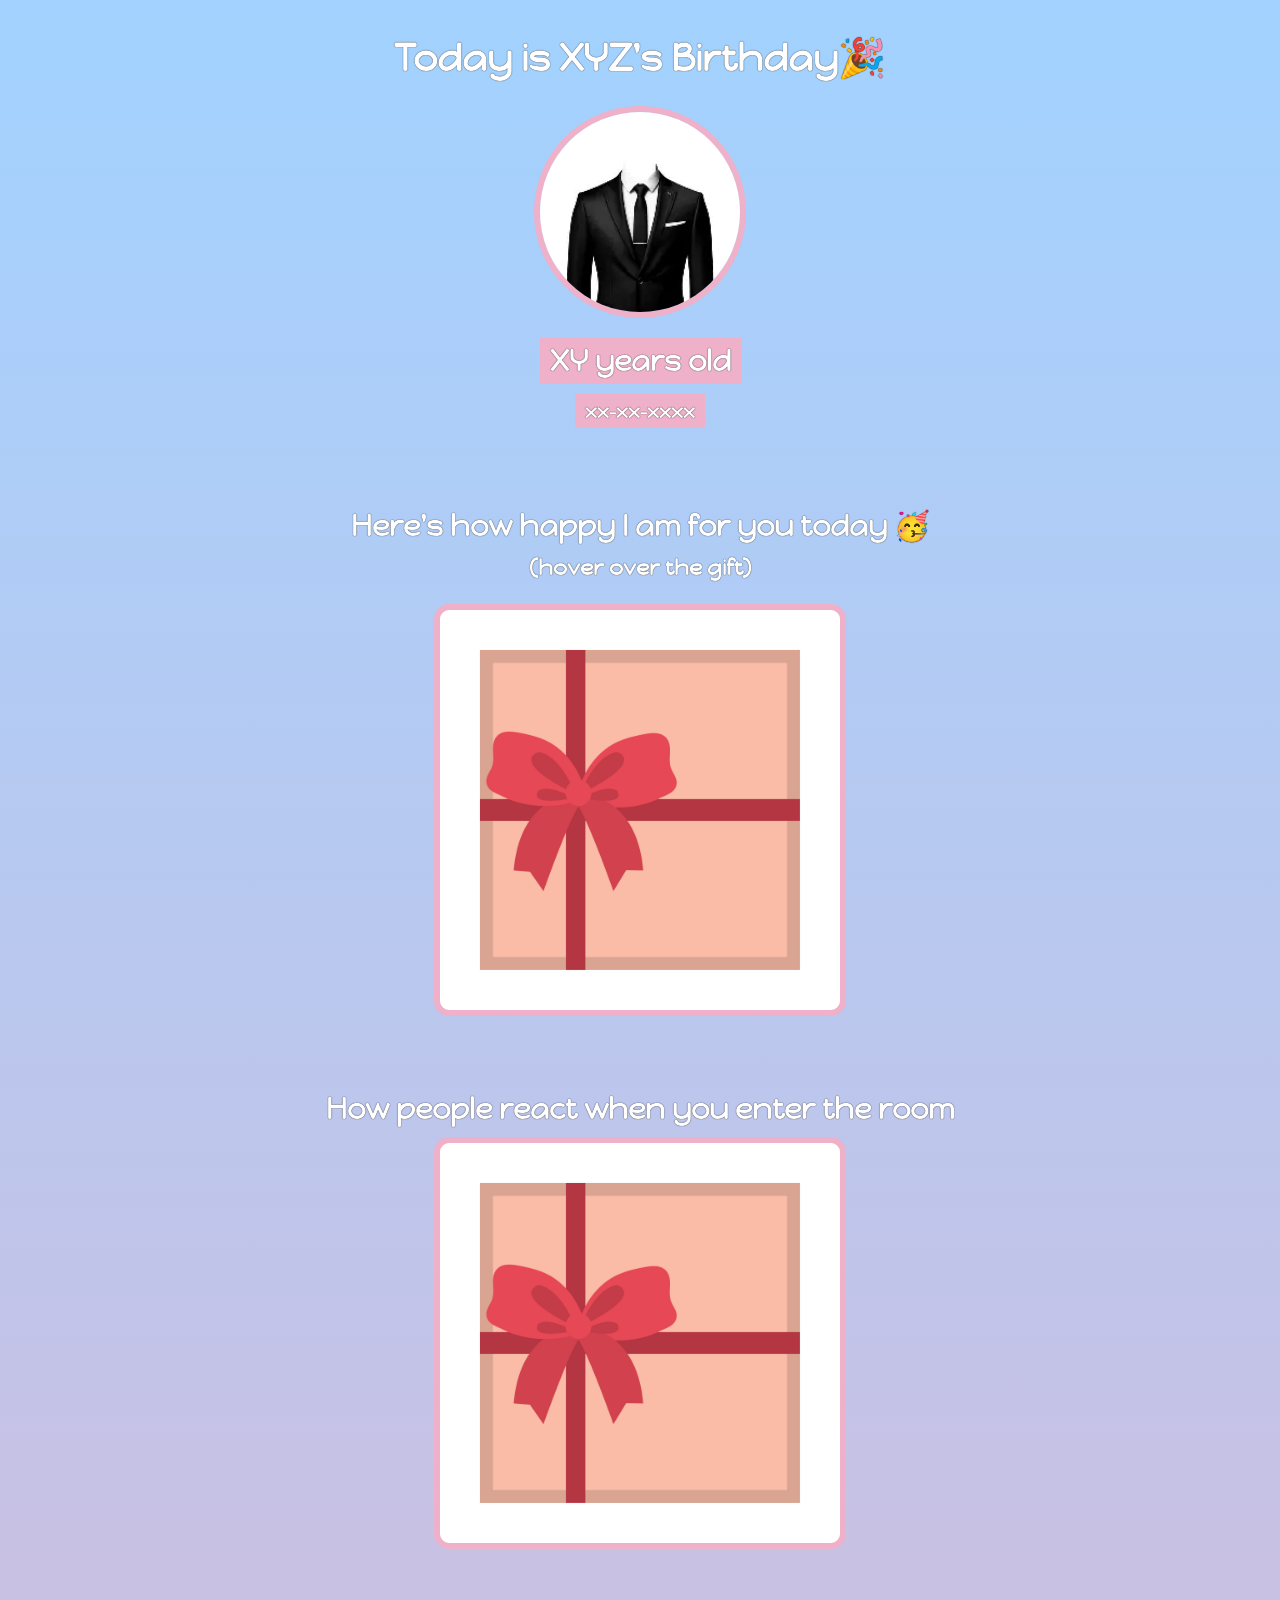
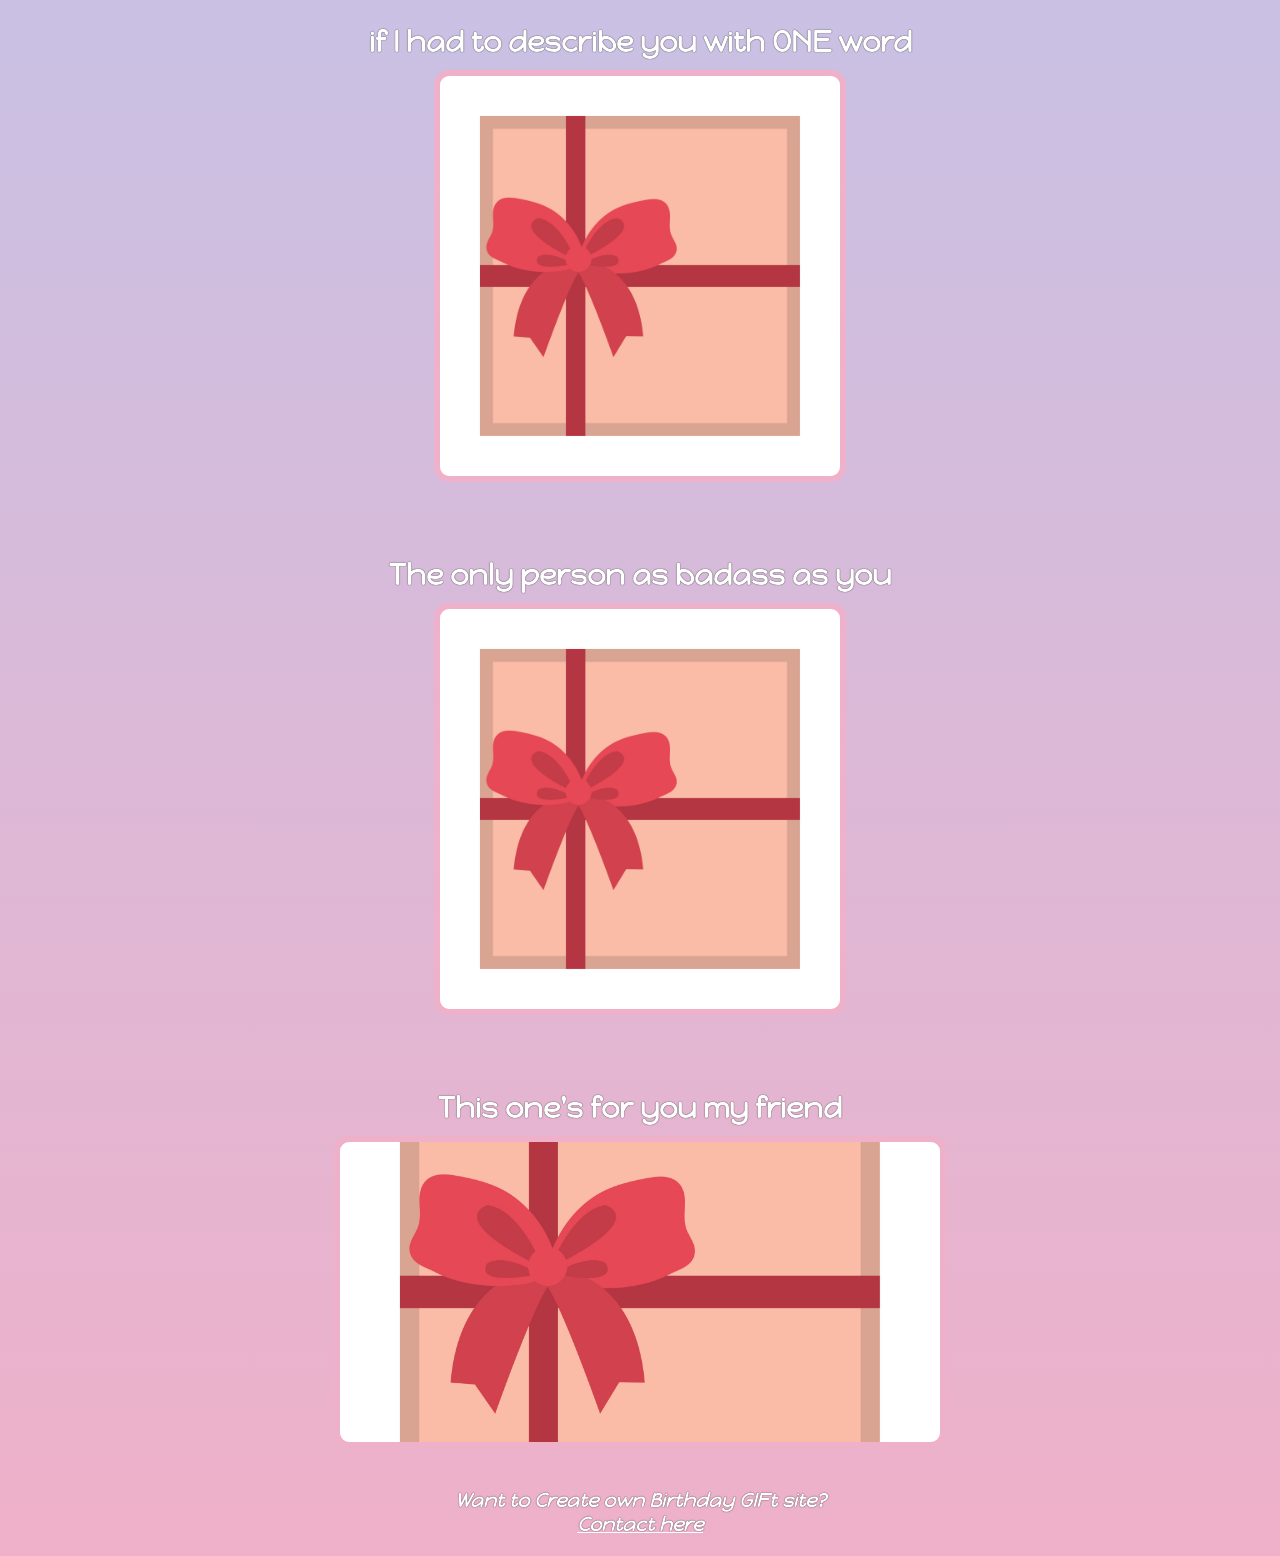
<file: index.html>
<!doctype html>
<html>
    <head>
        <title>Birthday Card</title>

        <link rel="preconnect" href="https://fonts.googleapis.com">
        <link rel="preconnect" href="https://fonts.gstatic.com" crossorigin>
        <link href="https://fonts.googleapis.com/css2?family=Google+Sans:ital,opsz,wght@0,17..18,400..700;1,17..18,400..700&family=Happy+Monkey&display=swap" rel="stylesheet">

        <link rel="stylesheet" href="birthday.css">
    </head>
    <body>
        <div id="header">
            <h1>Today is XYZ's Birthday🎉</h1>
            <img id="photo" src="./birthday-images/photo.jpeg" alt="front view of a person having birthday">
            <h2 id="age">XY years old</h2>
            <h4 id="date">xx-xx-xxxx</h4>
        </div>

        <div class="gift-section">
            <h2 class="gift-title">Here's how happy I am for you today 🥳</h2>
            <h3 class="gift-hint">(hover over the gift)</h3>
            <div class="gift" id="kitty"></div>
        </div>

        <div class="gift-section">
            <h2 class="gift-title">How people react when you enter the room</h2>
            <div class="gift" id="hearts"></div>
        </div>

        <div class="gift-section">
            <h2 class="gift-title">if I had to describe you with ONE word</h2>
            <div class="gift" id="moon"></div>
        </div>

        <div class="gift-section">
            <h2 class="gift-title">The only person as badass as you</h2>
            <div class="gift" id="badass"></div>
        </div>

        <div class="gift-section">
            <h2 class="gift-title">This one's for you my friend</h2>
            <div class="gift" id="cheers"></div>
        </div>

        <p id="footer">Want to Create own Birthday GIFt site? <a href="#" target="_blank">Contact here</a></p>
    </body>
</html>
</file>
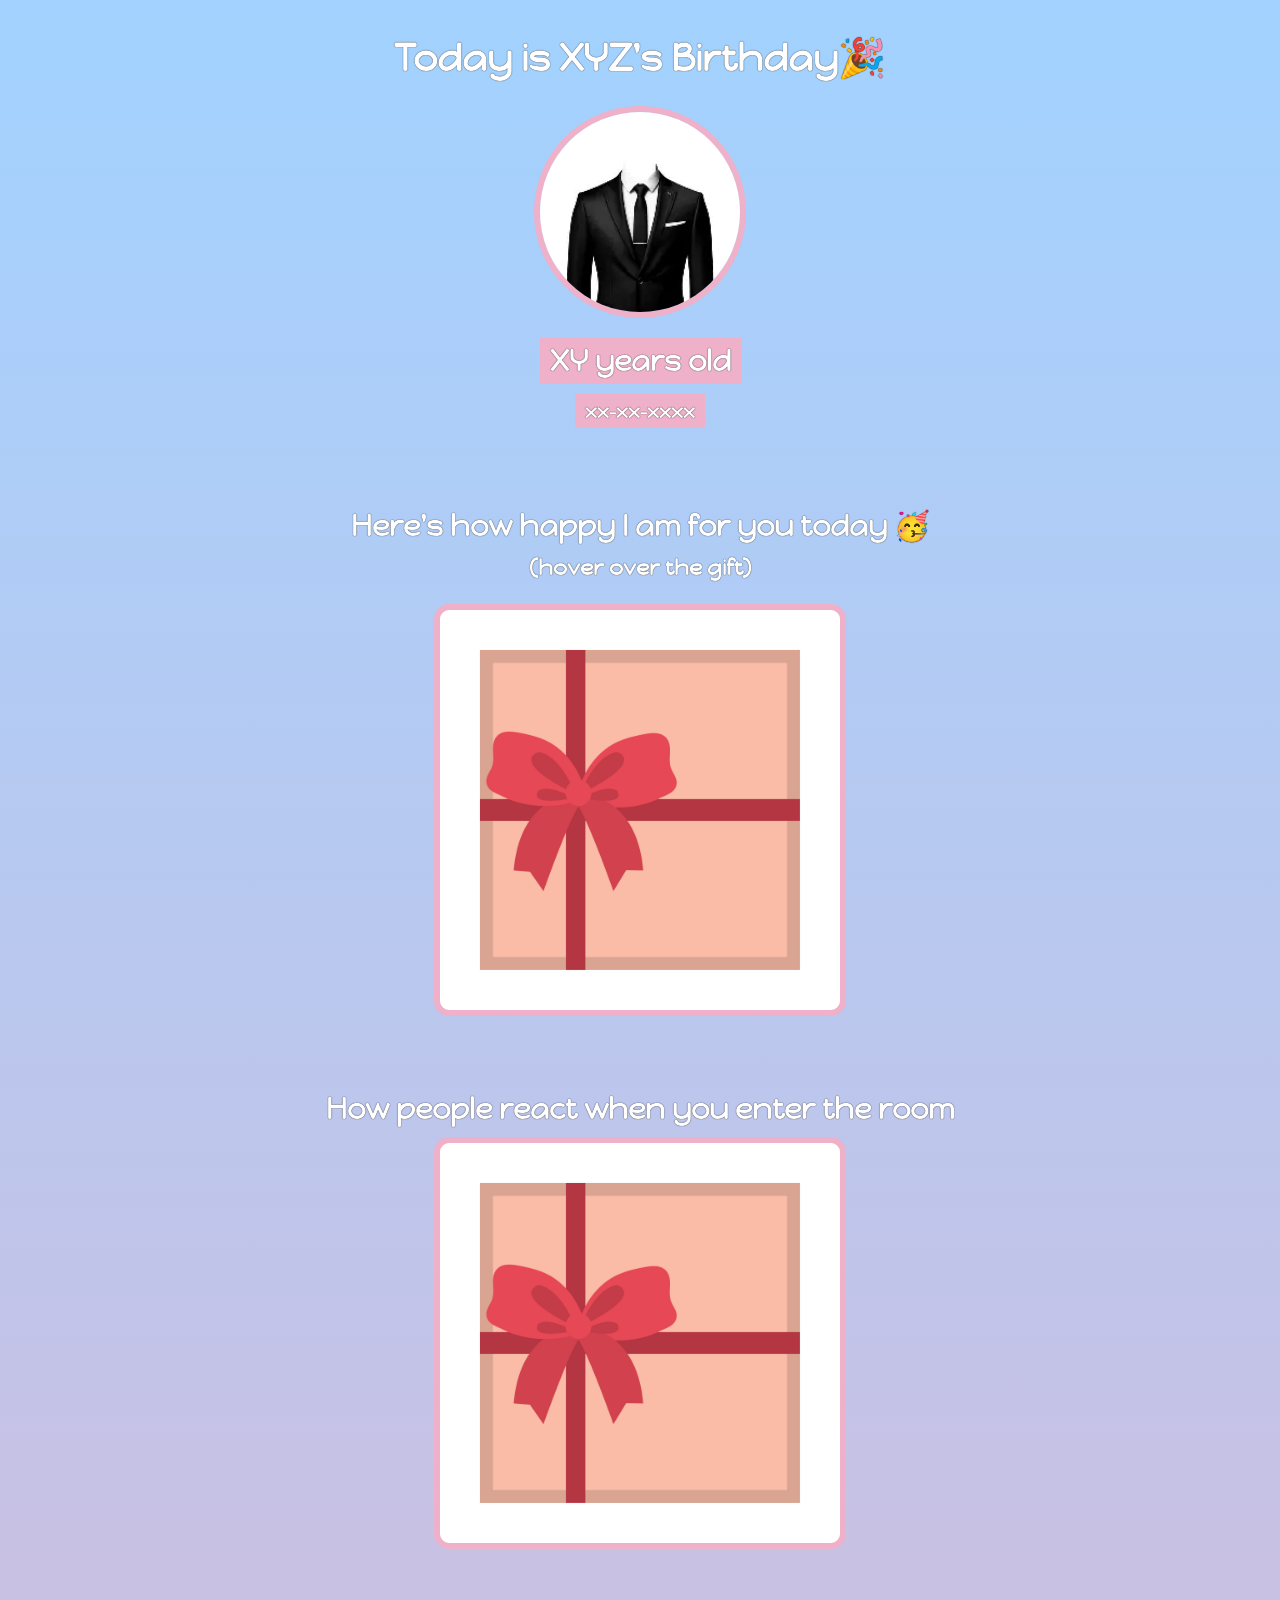
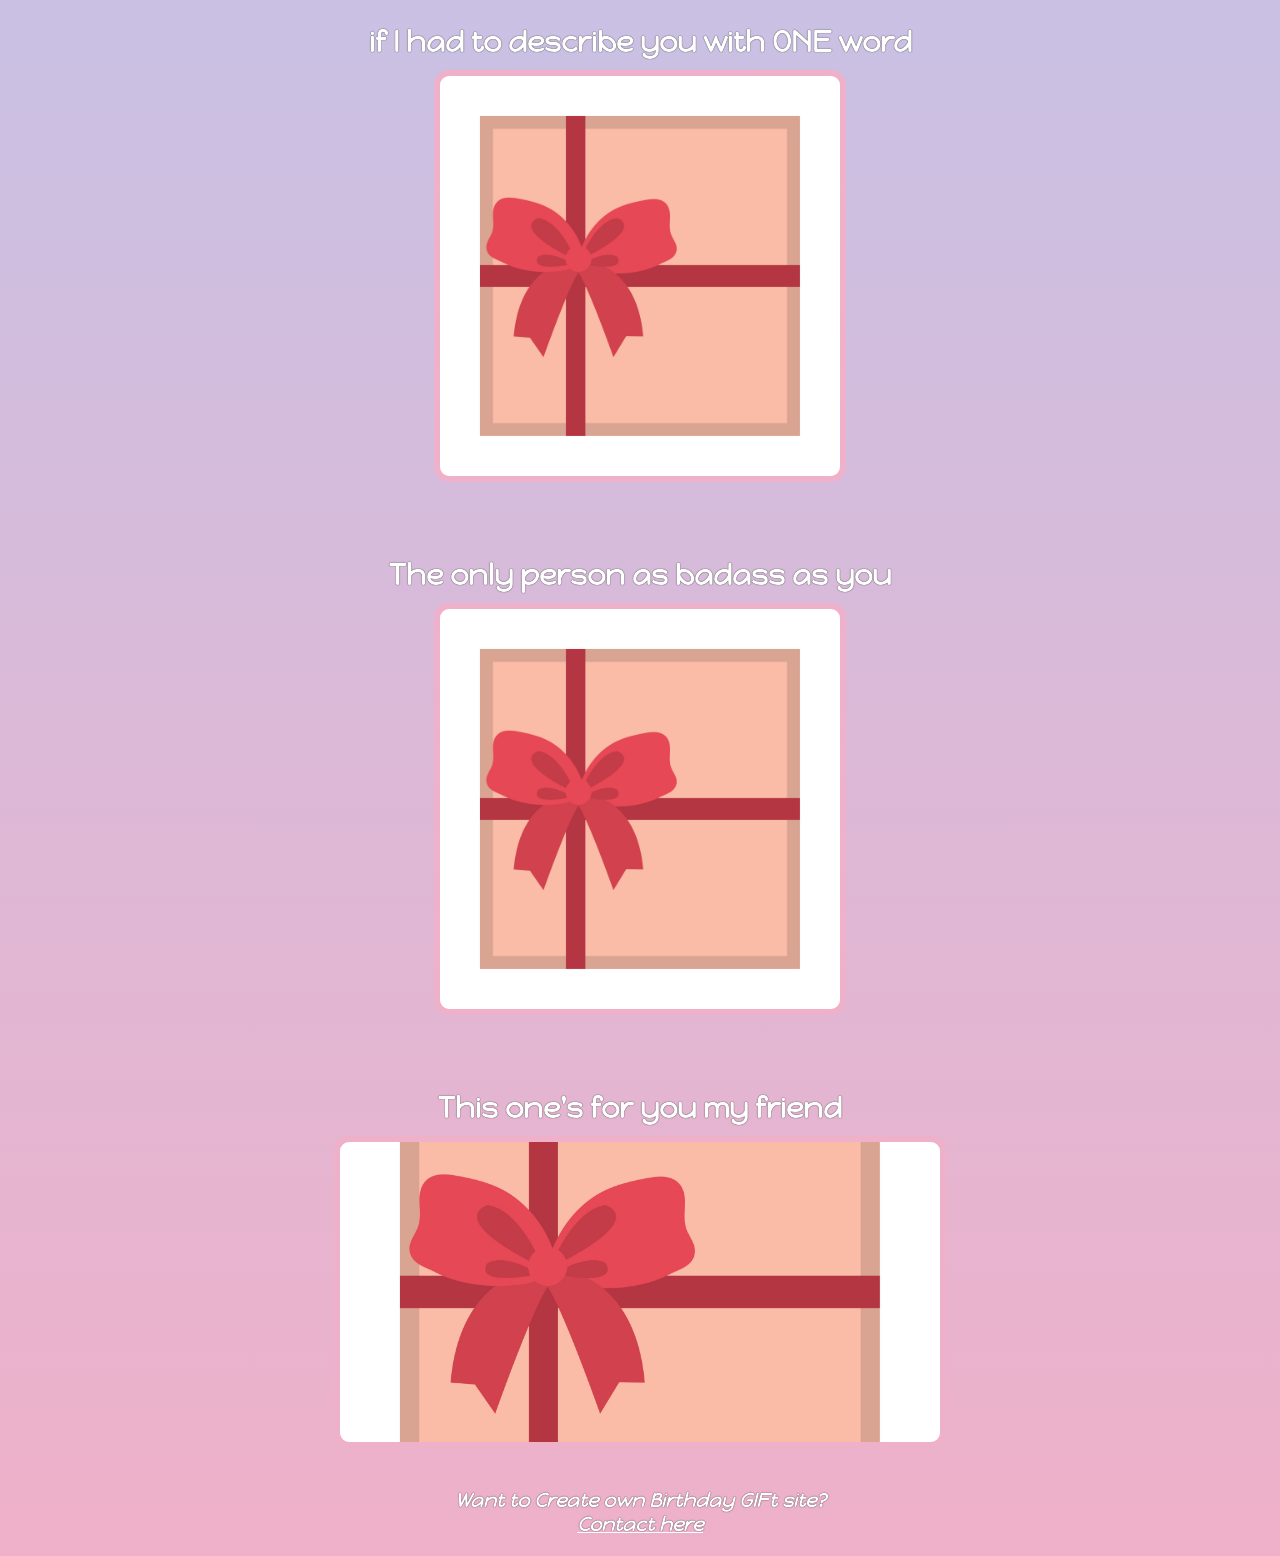
<file: birthday.html>
<!doctype html>
<html>
    <head>
        <title>Birthday Card</title>

        <link rel="preconnect" href="https://fonts.googleapis.com">
        <link rel="preconnect" href="https://fonts.gstatic.com" crossorigin>
        <link href="https://fonts.googleapis.com/css2?family=Google+Sans:ital,opsz,wght@0,17..18,400..700;1,17..18,400..700&family=Happy+Monkey&display=swap" rel="stylesheet">

        <link rel="stylesheet" href="birthday.css">
    </head>
    <body>
        <div id="header">
            <h1>Today is XYZ's Birthday🎉</h1>
            <img id="photo" src="./birthday-images/photo.jpeg" alt="front view of a person having birthday">
            <h2 id="age">XY years old</h2>
            <h4 id="date">xx-xx-xxxx</h4>
        </div>

        <div class="gift-section">
            <h2 class="gift-title">Here's how happy I am for you today 🥳</h2>
            <h3 class="gift-hint">(hover over the gift)</h3>
            <div class="gift" id="kitty"></div>
        </div>

        <div class="gift-section">
            <h2 class="gift-title">How people react when you enter the room</h2>
            <div class="gift" id="hearts"></div>
        </div>

        <div class="gift-section">
            <h2 class="gift-title">if I had to describe you with ONE word</h2>
            <div class="gift" id="moon"></div>
        </div>

        <div class="gift-section">
            <h2 class="gift-title">The only person as badass as you</h2>
            <div class="gift" id="badass"></div>
        </div>

        <div class="gift-section">
            <h2 class="gift-title">This one's for you my friend</h2>
            <div class="gift" id="cheers"></div>
        </div>

        <p id="footer">Want to Create own Birthday GIFt site? <a href="#" target="_blank">Contact here</a></p>
    </body>
</html>
</file>
<file: birthday.css>
body {
    font-family:"Happy Monkey", cursive;
    text-align: center;
    background: linear-gradient(#a2d2ff, #EFB0C9);
    color: #ffffff;
    font-size: larger;
    font-weight: 900;
}

h1, h2, h3, h4, p {
    text-shadow: 0px 0px 1px black;
}

#photo {
    border-radius: 50%;
    border: 6px solid #EFB0C9;
    width: 200px;
    margin-bottom: 15px;
}

#age, #date {
    background-color: #EFB0C9;
    padding: 5px 10px;
    margin: 5px auto;
}

#header {
    display: flex;
    flex-direction: column;
    align-items: center;
}

.gift {
    width: 400px;
    height: 400px;
    border: 6px solid #EFB0C9;
    border-radius: 15px;
    background-image: url("./birthday-images/square-gift-box.webp");
    background-size: cover;
    margin: 0 auto;
}

#cheers {
    width:600px;
    height:300px;
    background-position: center;
}

.gift-section {
    margin-top: 75px;
}

.gift-title {
    margin-bottom: 10px;
}

.gift-hint {
    margin-top: 10px;
}

#kitty:hover {
    background-image: url("./birthday-images/surprise.jpg");
}

#hearts:hover {
    background-image: url("./birthday-images/hearts.gif");
}

#moon:hover {
    background-image: url("./birthday-images/moon.gif");
}

#badass:hover {
    background-image: url("./birthday-images/badass.gif");
    background-position: center;
}

#cheers:hover {
    background-image: url("./birthday-images/trump.gif");
}

#footer {
    font-style: italic;
    width: 400px;
    margin: 40px auto 20px;
}

a {
    color: white;
}
</file>
